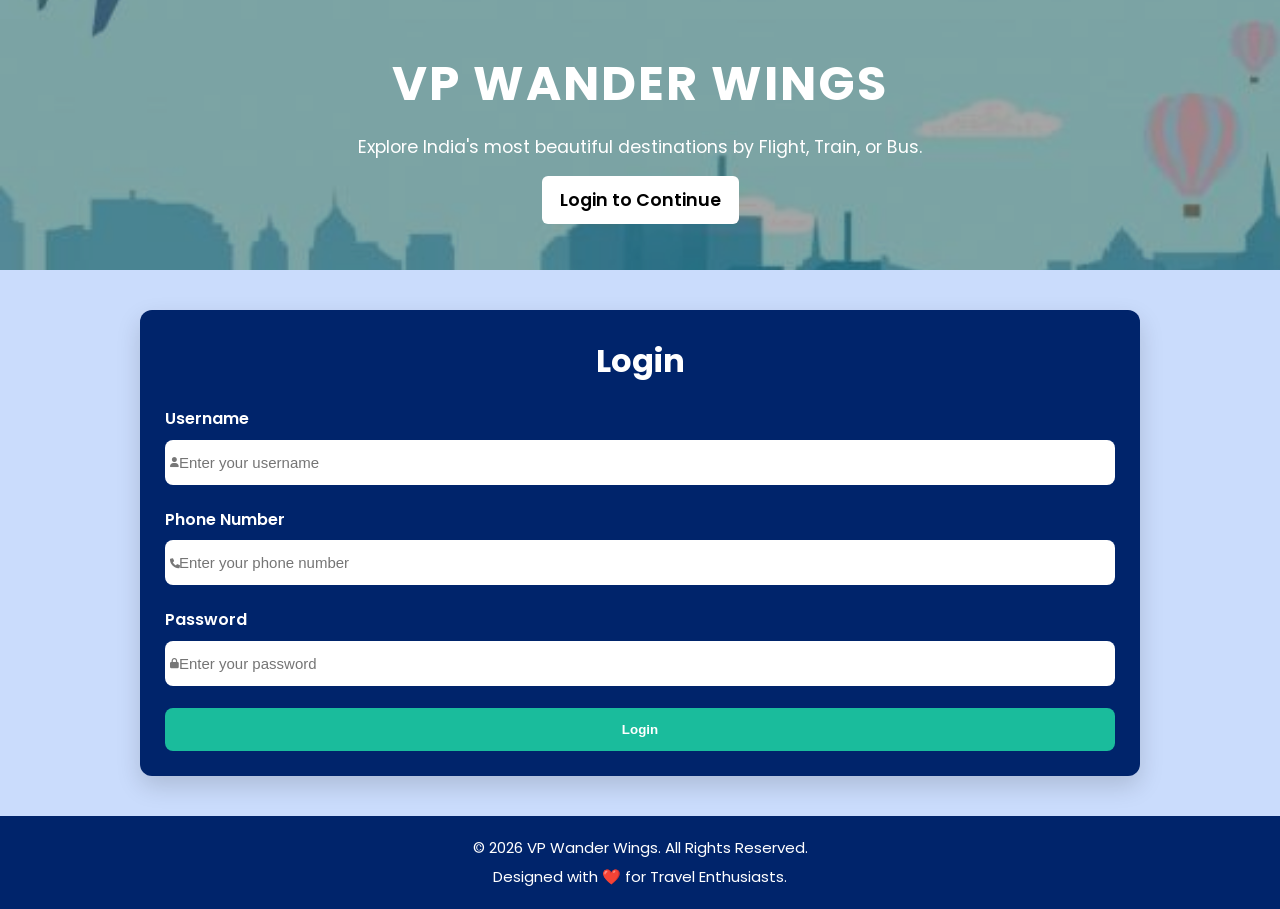
<file: index.html>
<!DOCTYPE html>
<html lang="en">

<head>
    <meta charset="UTF-8">
    <meta name="viewport" content="width=device-width, initial-scale=1.0">
    <title>VP Wander Wings | Travel Ticket Booking</title>
    <link rel="stylesheet" href="https://cdnjs.cloudflare.com/ajax/libs/font-awesome/6.0.0-beta3/css/all.min.css">
    <link rel="stylesheet" href="style.css">
</head>

<body>
    <div class="page-wrapper">
        <!-----------------HEADER SECTION----------------->
        <header class="hero">
            <div class="hero-overlay">
                <h1>VP WANDER WINGS</h1>
                <p>
                    Explore India's most beautiful destinations by Flight,
                    Train, or Bus.<br>
                    <a href="#container" class="hero-btn">
                        Login to Continue
                    </a>
                </p>
            </div>
        </header>
        <main>
            <!-----------------LOGIN SECTION----------------->
            <section class="container">
                <h2>Login</h2>
                <form id="loginForm">
                    <div class="input-group">
                        <label for="username">Username</label>
                        <div class="input-field">
                            <i class="fa-solid fa-user"></i>
                            <input type="text" id="username" name="username" placeholder="Enter your username" required>
                        </div>
                    </div>
                    <div class="input-group">
                        <label for="phone">Phone Number</label>
                        <div class="input-field">
                            <i class="fa-solid fa-phone"></i>
                            <input type="tel" id="phone" name="phone" placeholder="Enter your phone number" required>
                        </div>
                    </div>
                    <div class="input-group">
                        <label for="password">Password</label>
                        <div class="input-field">
                            <i class="fa-solid fa-lock"></i>
                            <input type="password" id="password" name="password" placeholder="Enter your password"
                                required>
                        </div>
                    </div>
                    <button type="submit" class="btn">
                        Login
                    </button>
                </form>
            </section>
        </main>
        <!---------------------FOOTER-------------------------------------->
        <footer>
            <p> &copy; 2026 VP Wander Wings. All Rights Reserved.</p>
            <p>
                Designed with ❤️ for Travel Enthusiasts.
            </p>
        </footer>
    </div>
    <script src="script.js"></script>
</body>

</html>
</file>
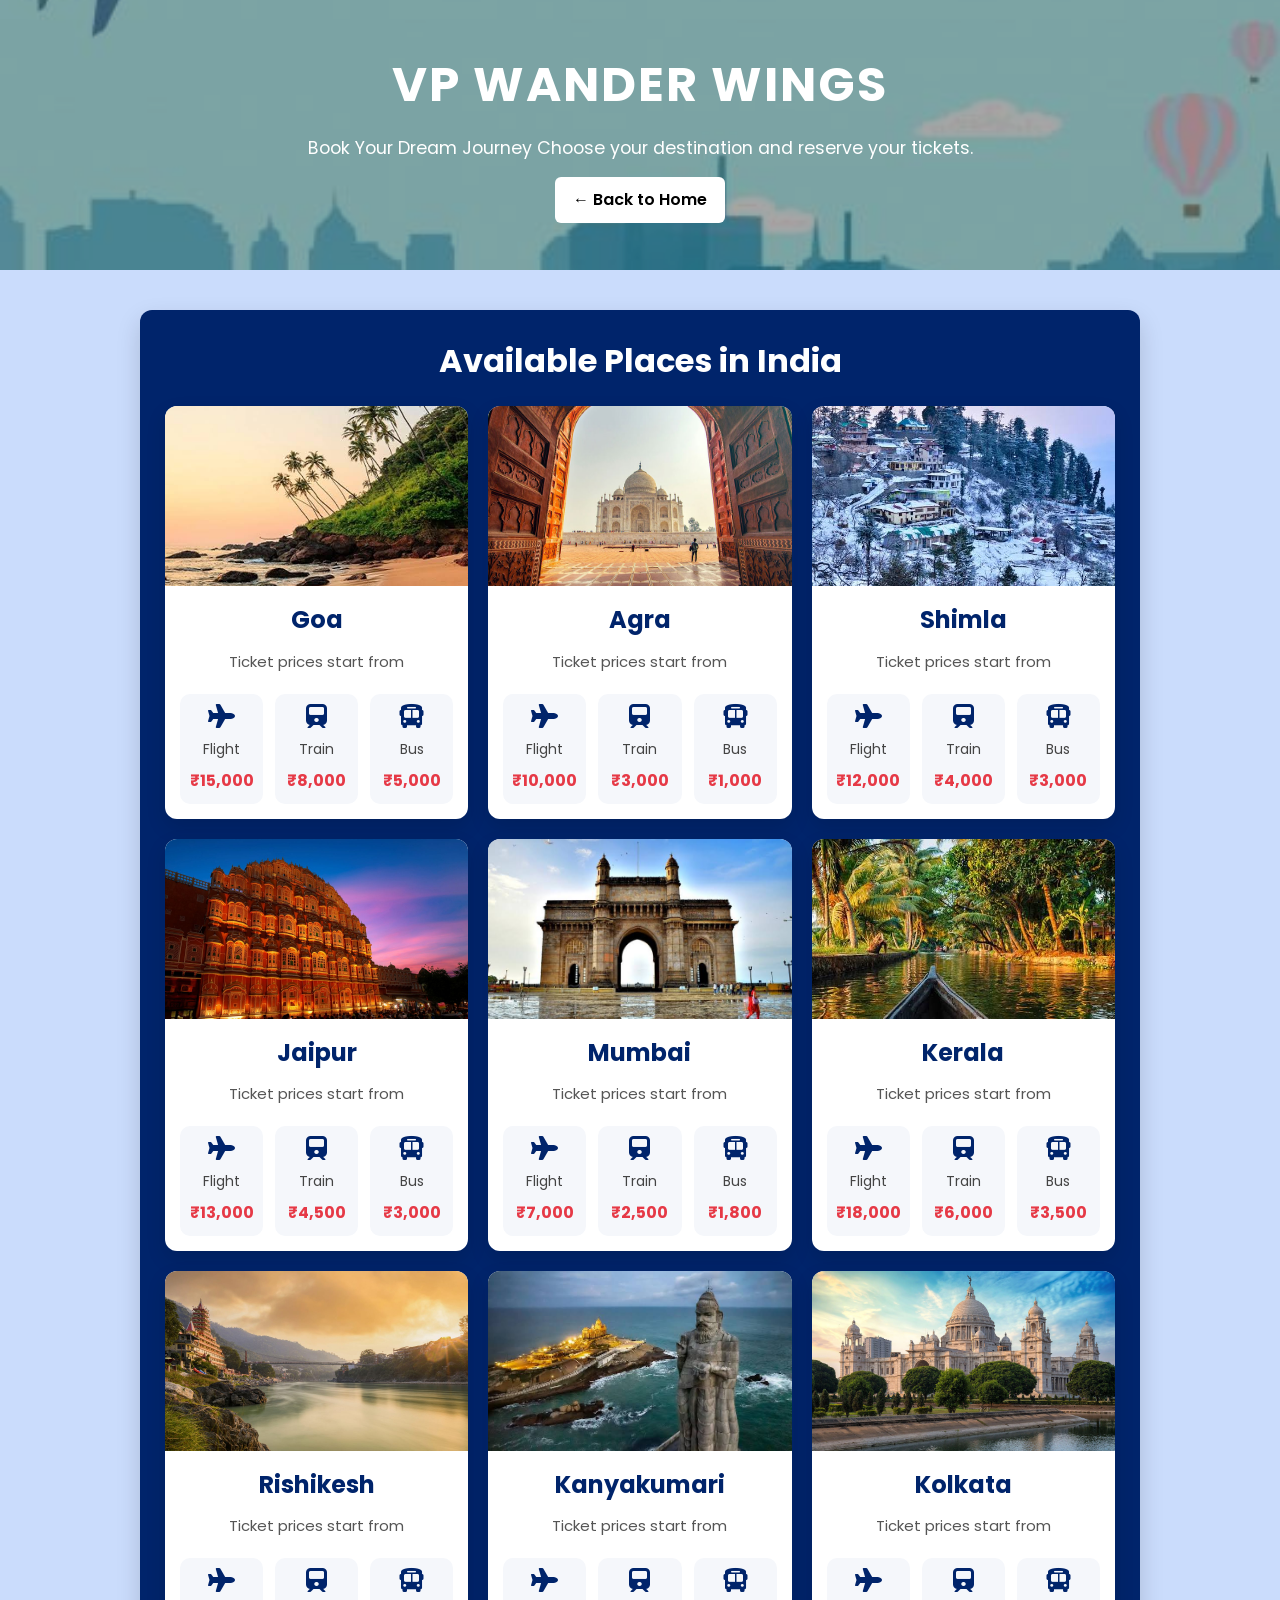
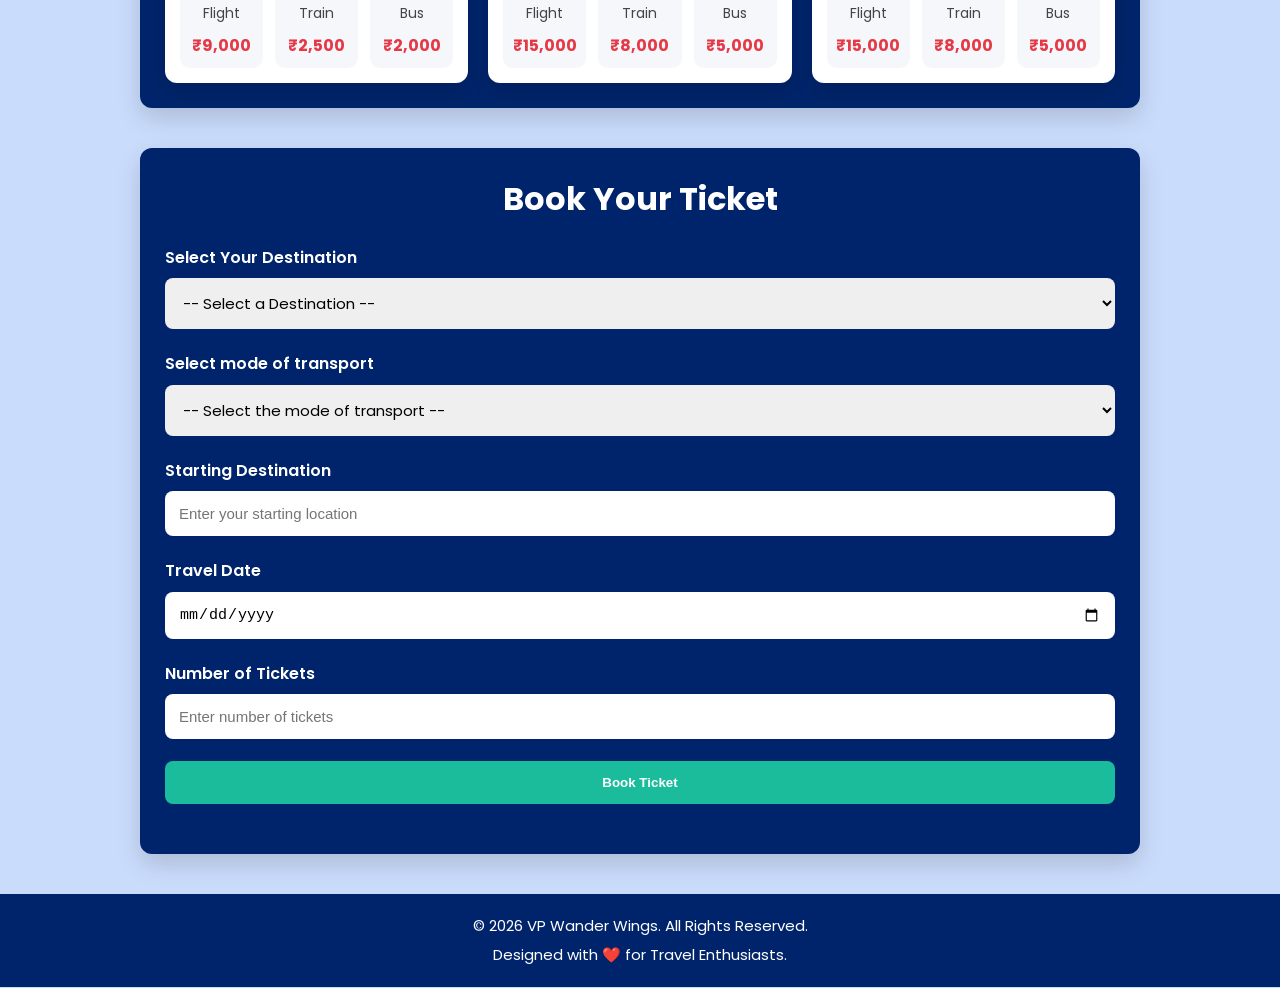
<file: booking.html>
<!DOCTYPE html>
<html lang="en">

<head>
    <meta charset="UTF-8">
    <meta name="viewport" content="width=device-width, initial-scale=1.0">
    <title>VP Wander Wings | Travel Ticket Booking</title>
    <link rel="stylesheet" href="https://cdnjs.cloudflare.com/ajax/libs/font-awesome/6.0.0-beta3/css/all.min.css">
    <link rel="stylesheet" href="style.css">
</head>

<body>
    <!-----------------HEADER SECTION----------------->
    <header class="hero">
        <div class="hero-overlay">
            <h1>VP WANDER WINGS</h1>
            <p>
                Book Your Dream Journey
                Choose your destination and reserve your tickets.
            </p>
            <a href="index.html" class="hero-btn">
                ← Back to Home
            </a>
        </div>
    </header>
    <main>
        <!---------------------Available Places Section-------------------->
        <section class="container">
            <h2>Available Places in India</h2>
            <div class="places-container">
                <!-------------------------Goa----------------------------->
                <article class="place-card">
                    <img src="images/Goa.jpg" alt="Goa Beach">
                    <div class="place-content">
                        <h3>Goa</h3>
                        <p class="price-title">Ticket prices start from</p>
                        <div class="transport-list">
                            <div class="transport-item">
                                <i class="fas fa-plane"></i>
                                <span>Flight</span>
                                <strong>₹15,000</strong>
                            </div>
                            <div class="transport-item">
                                <i class="fas fa-train"></i>
                                <span>Train</span>
                                <strong>₹8,000</strong>
                            </div>
                            <div class="transport-item">
                                <i class="fas fa-bus"></i>
                                <span>Bus</span>
                                <strong>₹5,000</strong>
                            </div>
                        </div>
                    </div>
                </article>
                <!-------------------------Agra--------------------------------->
                <article class="place-card">
                    <img src="images/agra.jpg" alt="Taj Mahal, Agra">
                    <div class="place-content">
                        <h3>Agra</h3>
                        <p class="price-title">Ticket prices start from</p>
                        <div class="transport-list">
                            <div class="transport-item">
                                <i class="fas fa-plane"></i>
                                <span>Flight</span>
                                <strong>₹10,000</strong>
                            </div>
                            <div class="transport-item">
                                <i class="fas fa-train"></i>
                                <span>Train</span>
                                <strong>₹3,000</strong>
                            </div>
                            <div class="transport-item">
                                <i class="fas fa-bus"></i>
                                <span>Bus</span>
                                <strong>₹1,000</strong>
                            </div>
                        </div>
                    </div>
                </article>
                <!-------------------------Shimla--------------------------------->
                <article class="place-card">
                    <img src="images/shimla.jpg" alt="Shimla">
                    <div class="place-content">
                        <h3>Shimla</h3>
                        <p class="price-title">Ticket prices start from</p>
                        <div class="transport-list">
                            <div class="transport-item">
                                <i class="fas fa-plane"></i>
                                <span>Flight</span>
                                <strong>₹12,000</strong>
                            </div>
                            <div class="transport-item">
                                <i class="fas fa-train"></i>
                                <span>Train</span>
                                <strong>₹4,000</strong>
                            </div>
                            <div class="transport-item">
                                <i class="fas fa-bus"></i>
                                <span>Bus</span>
                                <strong>₹3,000</strong>
                            </div>
                        </div>
                    </div>
                </article>
                <!----------------------------Jaipur------------------------------>
                <article class="place-card">
                    <img src="images/jaipur.jpg" alt="Jaipur">
                    <div class="place-content">
                        <h3>Jaipur</h3>
                        <p class="price-title">Ticket prices start from</p>
                        <div class="transport-list">
                            <div class="transport-item">
                                <i class="fas fa-plane"></i>
                                <span>Flight</span>
                                <strong>₹13,000</strong>
                            </div>
                            <div class="transport-item">
                                <i class="fas fa-train"></i>
                                <span>Train</span>
                                <strong>₹4,500</strong>
                            </div>
                            <div class="transport-item">
                                <i class="fas fa-bus"></i>
                                <span>Bus</span>
                                <strong>₹3,000</strong>
                            </div>
                        </div>
                    </div>
                </article>
                <!-----------------------------Mumbai-------------------------------->
                <article class="place-card">
                    <img src="images/mumbai.jpg" alt="Mumbai">
                    <div class="place-content">
                        <h3>Mumbai</h3>
                        <p class="price-title">Ticket prices start from</p>
                        <div class="transport-list">
                            <div class="transport-item">
                                <i class="fas fa-plane"></i>
                                <span>Flight</span>
                                <strong>₹7,000</strong>
                            </div>
                            <div class="transport-item">
                                <i class="fas fa-train"></i>
                                <span>Train</span>
                                <strong>₹2,500</strong>
                            </div>
                            <div class="transport-item">
                                <i class="fas fa-bus"></i>
                                <span>Bus</span>
                                <strong>₹1,800</strong>
                            </div>
                        </div>
                    </div>
                </article>
                <!-------------------------------Kerala-------------------------------->
                <article class="place-card">
                    <img src="images/kerala.jpg" alt="Kerala">
                    <div class="place-content">
                        <h3>Kerala</h3>
                        <p class="price-title">Ticket prices start from</p>
                        <div class="transport-list">
                            <div class="transport-item">
                                <i class="fas fa-plane"></i>
                                <span>Flight</span>
                                <strong>₹18,000</strong>
                            </div>
                            <div class="transport-item">
                                <i class="fas fa-train"></i>
                                <span>Train</span>
                                <strong>₹6,000</strong>
                            </div>
                            <div class="transport-item">
                                <i class="fas fa-bus"></i>
                                <span>Bus</span>
                                <strong>₹3,500</strong>
                            </div>
                        </div>
                    </div>
                </article>
                <!-------------------------------Rishikesh-------------------------------->
                <article class="place-card">
                    <img src="images/rishikesh.jpg" alt="Rishikesh">
                    <div class="place-content">
                        <h3>Rishikesh</h3>
                        <p class="price-title">Ticket prices start from</p>
                        <div class="transport-list">
                            <div class="transport-item">
                                <i class="fas fa-plane"></i>
                                <span>Flight</span>
                                <strong>₹9,000</strong>
                            </div>
                            <div class="transport-item">
                                <i class="fas fa-train"></i>
                                <span>Train</span>
                                <strong>₹2,500</strong>
                            </div>
                            <div class="transport-item">
                                <i class="fas fa-bus"></i>
                                <span>Bus</span>
                                <strong>₹2,000</strong>
                            </div>
                        </div>
                    </div>
                </article>
                <!-------------------------------Kanyakumari-------------------------------->
                <article class="place-card">
                    <img src="images/kanya.jpg" alt="Kanyakumari">
                    <div class="place-content">
                        <h3>Kanyakumari</h3>
                        <p class="price-title">Ticket prices start from</p>
                        <div class="transport-list">
                            <div class="transport-item">
                                <i class="fas fa-plane"></i>
                                <span>Flight</span>
                                <strong>₹15,000</strong>
                            </div>
                            <div class="transport-item">
                                <i class="fas fa-train"></i>
                                <span>Train</span>
                                <strong>₹8,000</strong>
                            </div>
                            <div class="transport-item">
                                <i class="fas fa-bus"></i>
                                <span>Bus</span>
                                <strong>₹5,000</strong>
                            </div>
                        </div>
                    </div>
                </article>
                <!-------------------------------Kolkata-------------------------------->
                <article class="place-card">
                    <img src="images/kolkata.jpg" alt="Kolkata">
                    <div class="place-content">
                        <h3>Kolkata</h3>
                        <p class="price-title">Ticket prices start from</p>
                        <div class="transport-list">
                            <div class="transport-item">
                                <i class="fas fa-plane"></i>
                                <span>Flight</span>
                                <strong>₹15,000</strong>
                            </div>
                            <div class="transport-item">
                                <i class="fas fa-train"></i>
                                <span>Train</span>
                                <strong>₹8,000</strong>
                            </div>
                            <div class="transport-item">
                                <i class="fas fa-bus"></i>
                                <span>Bus</span>
                                <strong>₹5,000</strong>
                            </div>
                        </div>
                    </div>
                </article>
            </div>
        </section>
        <!---------------------------------BOOKING SECTION----------------------->
        <section class="container">
            <h2>Book Your Ticket</h2>
            <form id="bookingForm">
                <div class="input-group">
                        <label for="destination">Select Your Destination</label>
                        <select id="destination" name="destination" required>
                            <option value="">-- Select a Destination --</option>
                            <option value="Goa">Goa</option>
                            <option value="Agra">Agra</option>
                            <option value="Shimla">Shimla</option>
                            <option value="Jaipur">Jaipur</option>
                            <option value="Mumbai">Mumbai</option>
                            <option value="Kerala">Kerala</option>
                            <option value="Rishikesh">Rishikesh</option>
                            <option value="Kanyakumari">Kanyakumari</option>
                            <option value="Kolkata">Kolkata</option>
                        </select>
                </div>
                <div class="input-group">
                    <label for="transport">Select mode of transport</label>
                        <select id="transport" name="transport" required>
                            <option value="">-- Select the mode of transport --</option>
                            <option value="Flight">✈ Flight</option>
                            <option value="Train">🚆 Train</option>
                            <option value="Bus">🚌 Bus</option>
                        </select>
                </div>
                <div class="input-group">
                    <label for="start">Starting Destination</label>
                    <input type="text" id="start" name="start" placeholder="Enter your starting location" required>
                </div>
                <div class="input-group">
                    <label for="date">Travel Date</label>
                    <input type="date" id="date" name="date" required>
                </div>
                <div class="input-group">
                    <label for="tickets">Number of Tickets</label>
                    <input type="number" id="tickets" name="tickets" min="1" max="10"
                        placeholder="Enter number of tickets" required>
                </div>
                <!-- Book Button -->
                <button type="submit" class="btn">
                    Book Ticket
                </button>
            </form>
            <p id="confirmationMessage"></p>
        </section>
    </main>
    <!---------------------FOOTER-------------------------------------->
    <footer>
        <p> &copy; 2026 VP Wander Wings. All Rights Reserved.</p>
        <p>
            Designed with ❤️ for Travel Enthusiasts.
        </p>
    </footer>
    <script src="script.js"></script>
</body>

</html>
</file>
<file: style.css>
/*-----------------------GOOGLE FONT-------------------------*/
@import url('https://fonts.googleapis.com/css2?family=Poppins:wght@300;400;500;600;700&display=swap');

/*---------------------------Reset---------------------------*/
* {
    margin: 0;
    padding: 0;
    box-sizing: border-box;
}

html {
    scroll-behavior: smooth;
    height:100%;
    margin:0;
}
.page-wrapper{
    min-height:100vh;
    display:flex;
    flex-direction:column;
}

/*---------------------------Body---------------------------*/
body {
    font-family: 'Poppins', sans-serif;
    background: #CADCFC;
    color: #333;
    line-height: 1.6;
    height:100%;
    margin:0;
}

/*------------------------Hero Section----------------------*/
.hero {
    background-image: url("images/FLIGHT.jpg");
    background-size: cover;
    background-position: center;
    background-repeat: no-repeat;
    height: 45vh;
    display: flex;
    justify-content: center;
    align-items: center;
    position: relative;
}

.hero::before {
    content: "";
    position: absolute;
    top: 0;
    left: 0;
    width: 100%;
    height: 100%;
    background: rgba(0, 0, 0, 0.35);
}

.hero-overlay {
    position: relative;
    z-index: 2;
    text-align: center;
    color: white;
    padding: 20px;
}

.hero-overlay h1 {
    font-size: 3rem;
    letter-spacing: 2px;
    margin-bottom: 10px;
}

.hero-overlay p {
    font-size: 1.1rem;
    max-width: 700px;
    margin: auto;
}

/*------------------------------------Main----------------------*/
main {
    width: 100%;
}

.container {
    width: 90%;
    max-width: 1000px;
    margin: 40px auto;
    background: #00246B;
    color: white;
    padding: 35px;
    border-radius: 12px;
    box-shadow: 0 10px 25px rgba(0, 0, 0, .15);
}

.container h2 {
    text-align: center;
    margin-bottom: 20px;
    font-size: 2rem;
}

/*--------------------------------Login Form----------------------------*/
form {
    width: 100%;
}
.input-group {
    margin-bottom: 22px;
}

.input-group label {
    display: block;
    margin-bottom: 8px;
    font-weight: 600;
}
.input-field {
    position: relative;
    font-position: relative;
}

.input-field i {
    position: absolute;
    left: 5px;
    top: 50%;
    transform: translateY(-50%);
    color: #777;
    font-size: 10px;
}

.input-field input {
    width: 100%;
    padding: 14px 14px 14px 45px;
    border: none;
    border-radius: 8px;
    outline: none;
    font-size: 15px;
    transition: .3s;
}

.input-field input:focus {
    box-shadow: 0 0 0 3px rgba(26, 188, 156, .35);
}

input[type="text"],
input[type="tel"],
input[type="password"],
input[type="date"],
input[type="number"] {
    width: 100%;
    padding: 14px;
    border: none;
    border-radius: 8px;
    outline: none;
    font-size: 15px;
    transition: .3s;
}

input[type="text"]:focus,
input[type="tel"]:focus,
input[type="password"]:focus,
input[type="date"]:focus,
input[type="number"]:focus {
    box-shadow: 0 0 0 3px rgba(26, 188, 156, .35);
}

.btn {
    width: 100%;
    border: none;
    outline: none;
    background: #1abc9c;
    color: white;
    padding: 14px;
    font size: 16px;
    font-weight: 600;
    border-radius: 8px;
    cursor: pointer;
    transition: .3s;
}

.btn:hover {
    background: #16a085;
    transform: translateY(-2px);
}

.btn:active {
    transform: scale(.98);
}

/*---------------------------Available Places-------------------------*/
.hero-btn{
    display:inline-block;
    margin-top:15px;
    padding:10px 18px;
    background:#ffffff;
    color:#000000;
    text-decoration:none;
    border-radius:6px;
    font-weight:600;
    transition:.3s;
}
.hero-btn:hover{
    background:#16a085;
}
.places-container {
    display: grid;
    grid-template-columns: repeat(auto-fit, minmax(280px, 1fr));
    gap: 25px;
    margin-top: 20px;
}
.place-card {
    background: #ffffff;
    border-radius: 12px;
    overflow: hidden;
    box-shadow: 0 8px 20px rgba(0, 0, 0, 0.12);
    transition: 0.3s ease;
}
.place-card:hover {
    transform: translateY(-8px);
    box-shadow: 0 15px 30px rgba(0, 0, 0, 0.2);
}
.place-card img {
    width: 100%;
    height: 220px;
    object-fit: cover;
    display: block;
}
.place-content {
    padding: 20px;
    text-align: center;
}
.place-content h3 {
    color: #00246B;
    font-size: 24px;
    margin-bottom: 10px;
}
.price-title {
    color: #555;
    font-size: 15px;
    margin-bottom: 20px;
}
.transport-list {
    display: flex;
    justify-content: space-between;
    gap: 12px;
}
.transport-item {
    flex: 1;
    background: #f5f7fb;
    padding: 15px 10px;
    border-radius: 10px;
    transition: 0.3s;
}
.transport-item:hover {
    background: #e6efff;
    transform: scale(1.05);
}
.transport-item i {
    font-size: 24px;
    color: #00246B;
    margin-bottom: 10px;
}
.transport-item span {
    display: block;
    color: #444;
    font-size: 14px;
    margin-bottom: 8px;
}
.transport-item strong {
    color: #e63946;
    font-size: 16px;
}
.place-card {
    animation: fadeUp 0.6s ease;
}
@keyframes fadeUp {
    from {
        opacity: 0;
        transform: translateY(30px);
    }

    to {
        opacity: 1;
        transform: translateY(0);
    }
}

/*-------------------------------Booking Form-----------------------*/

select {
    width: 100%;
    padding: 14px;
    border: none;
    border-radius: 8px;
    font-size: 15px;
    font-family: 'Poppins', sans-serif;
    outline: none;
    cursor: pointer;
}
select:focus {
    box-shadow: 0 0 0 3px rgba(26, 188, 156, .35);
}
#confirmationMessage {
    margin-top: 25px;
    text-align: center;
    font-size: 17px;
    font-weight: 600;
    color: #1abc9c;
}

/*-------------------------------------------------Footer----------------------------*/
footer {
    margin-top: auto;
    background: #00246B;
    color: white;
    text-align: center;
    padding: 25px 15px;
}
footer p {
    margin: 8px 0;
    font-size: 15px;
}
/*------------------------------------Scroll bar--------------------------*/
::-webkit-scrollbar {
    width: 10px;
}

::-webkit-scrollbar-track {
    background: #CADCFC;
}

::-webkit-scrollbar-thumb {
    background: #00246B;
    border-radius: 10px;
}

::-webkit-scrollbar-thumb:hover {
    background: #00194d;
}

/*------------------------------------------Responsiveness------------------------------*/
/*------------------------------------------Tablet-----------------------------*/
@media (min-width:900px) {
    .container {
        width: 95%;
        padding: 25px;
    }
    .places-container {
        grid-template-columns: repeat(3, 1fr);
        gap: 20px;
    }
    .place-card img {
        height: 180px;
    }
    .place-content {
        padding: 15px;
    }
    .transport-item {
        padding: 10px 6px;
    }
    .hero {
        height: 30vh;
    }
}
footer {
    margin-top: auto;
    background: #00246B;
    color: white;
    text-align: center;
    padding: 20px 10px;
}
footer p {
    margin: 5px 0;
    font-size: 15px;
}

/*------------------------------------------Mobile-----------------------------*/
@media (max-width:850px) {
    .hero {
        height: 25vh;
        min-height: 180px;
    }
    .hero-overlay h1 {
        font-size: 2rem;
    }
    .hero-overlay p {
        font-size: 1rem;
    }
    .container {
        width: 98%;
        padding: 15px;
        margin: 20px auto;
    }
    .container h2 {
        font-size: 1.6rem;
    }
    .places-container {
        grid-template-columns: repeat(2, 1fr);
        gap: 18px;
    }
    .place-content {
        font-size: 15px;
    }
    .place-card img {
        height: 170px;
    }
    .place-card {
        width: 100%;
    }
    .transport-list {
        display: flex;
        flex-direction: row;
        gap: 8px;
    }
    .transport-item {
        padding: 10px 6px;
    }
    .transport-item i {
        font-size: 18px;
    }
    .transport-item span {
        font-size: 12px;
    }
    .transport-item strong {
        font-size: 14px;
    }
}
footer {
    margin-top: auto;
    background: #00246B;
    color: white;
    text-align: center;
    padding: 15px 7px;
}
footer p {
    margin: 5px 0;
    font-size: 15px;
}

/*------------------------------------------Small Mobile-----------------------------*/
@media (max-width:500px) {
    .hero-overlay h1 {
        font-size: 1.7rem;
        letter-spacing: 1px;
    }
    .hero-overlay p {
        font-size: 0.9rem;
    }
    .container {
        padding: 20px;
    }
    .places-container {
        grid-template-columns: repeat(1, 1fr);
        gap: 18px;
    }
    .btn {
        font-size: 15px;
    }
    input[type="text"],
    input[type="tel"],
    input[type="password"],
    input[type="date"],
    input[type="number"] {
        font-size: 14px;
    }
}
</file>
